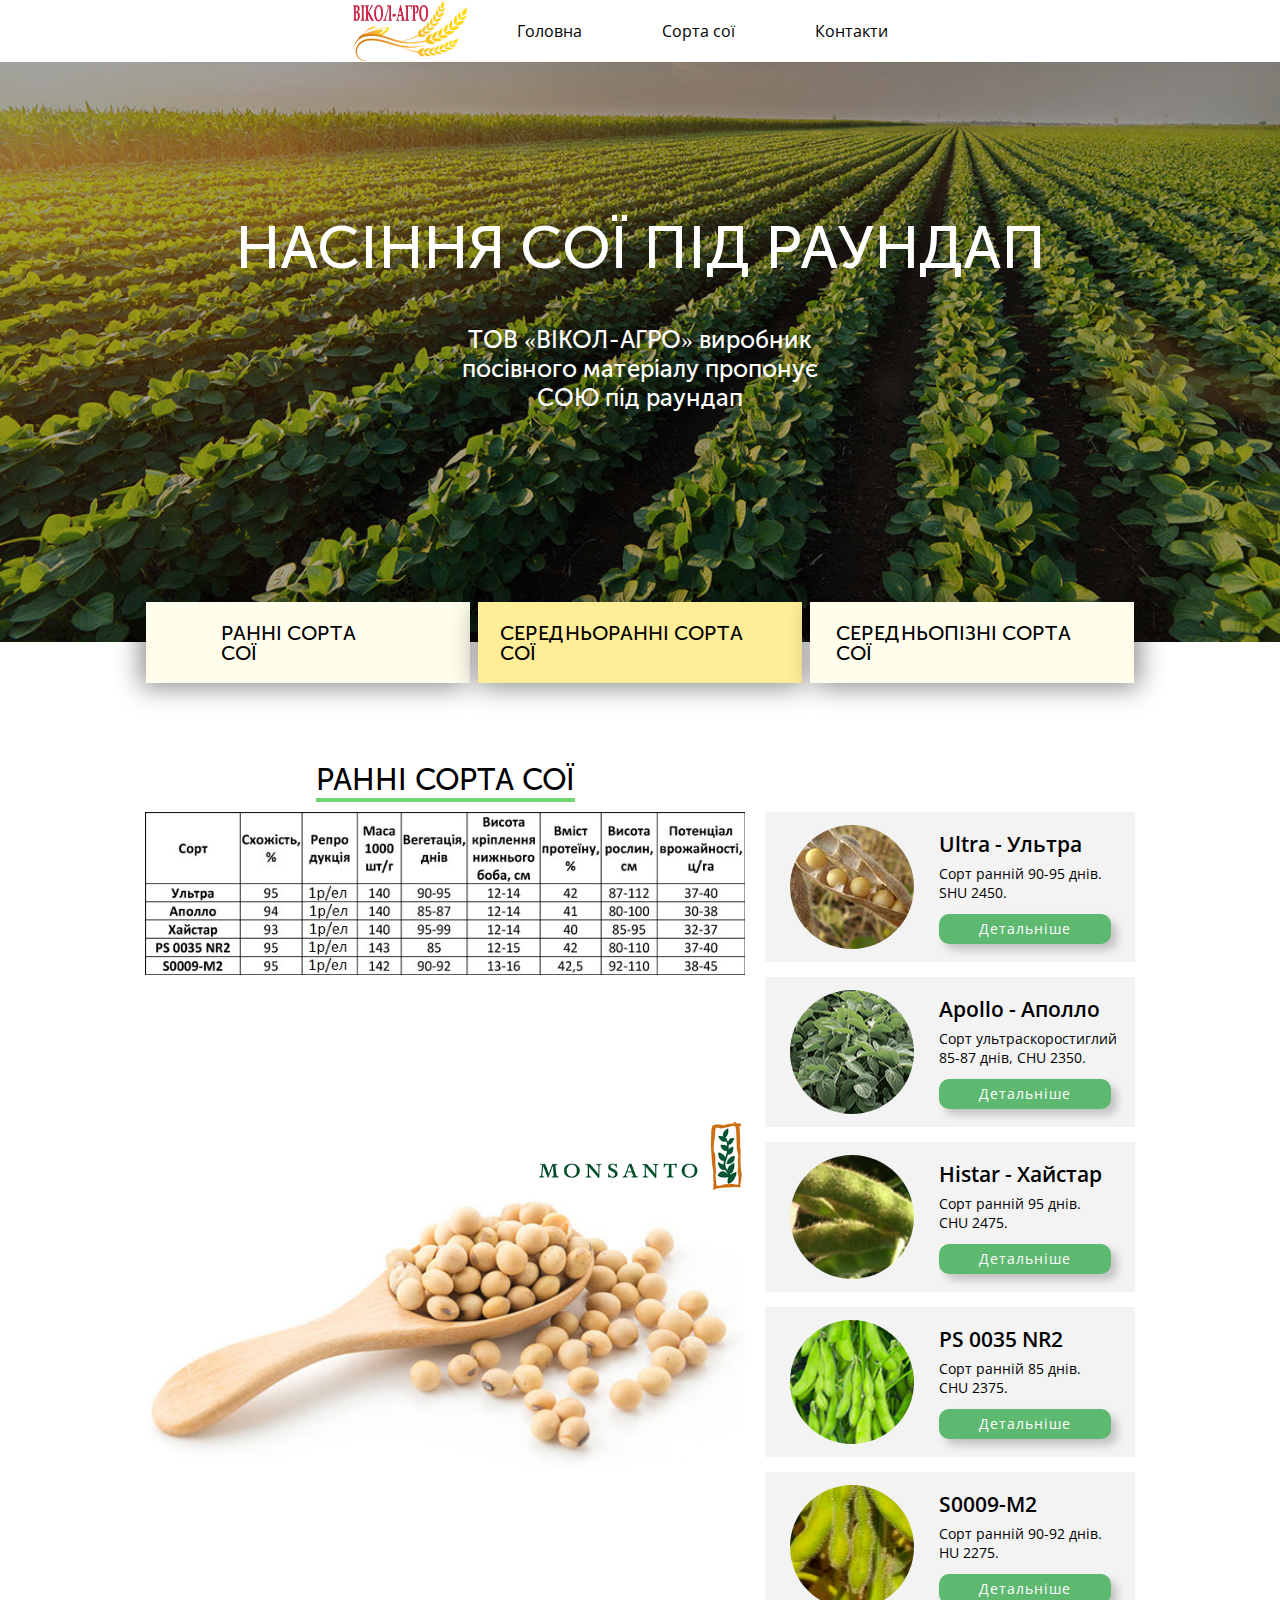
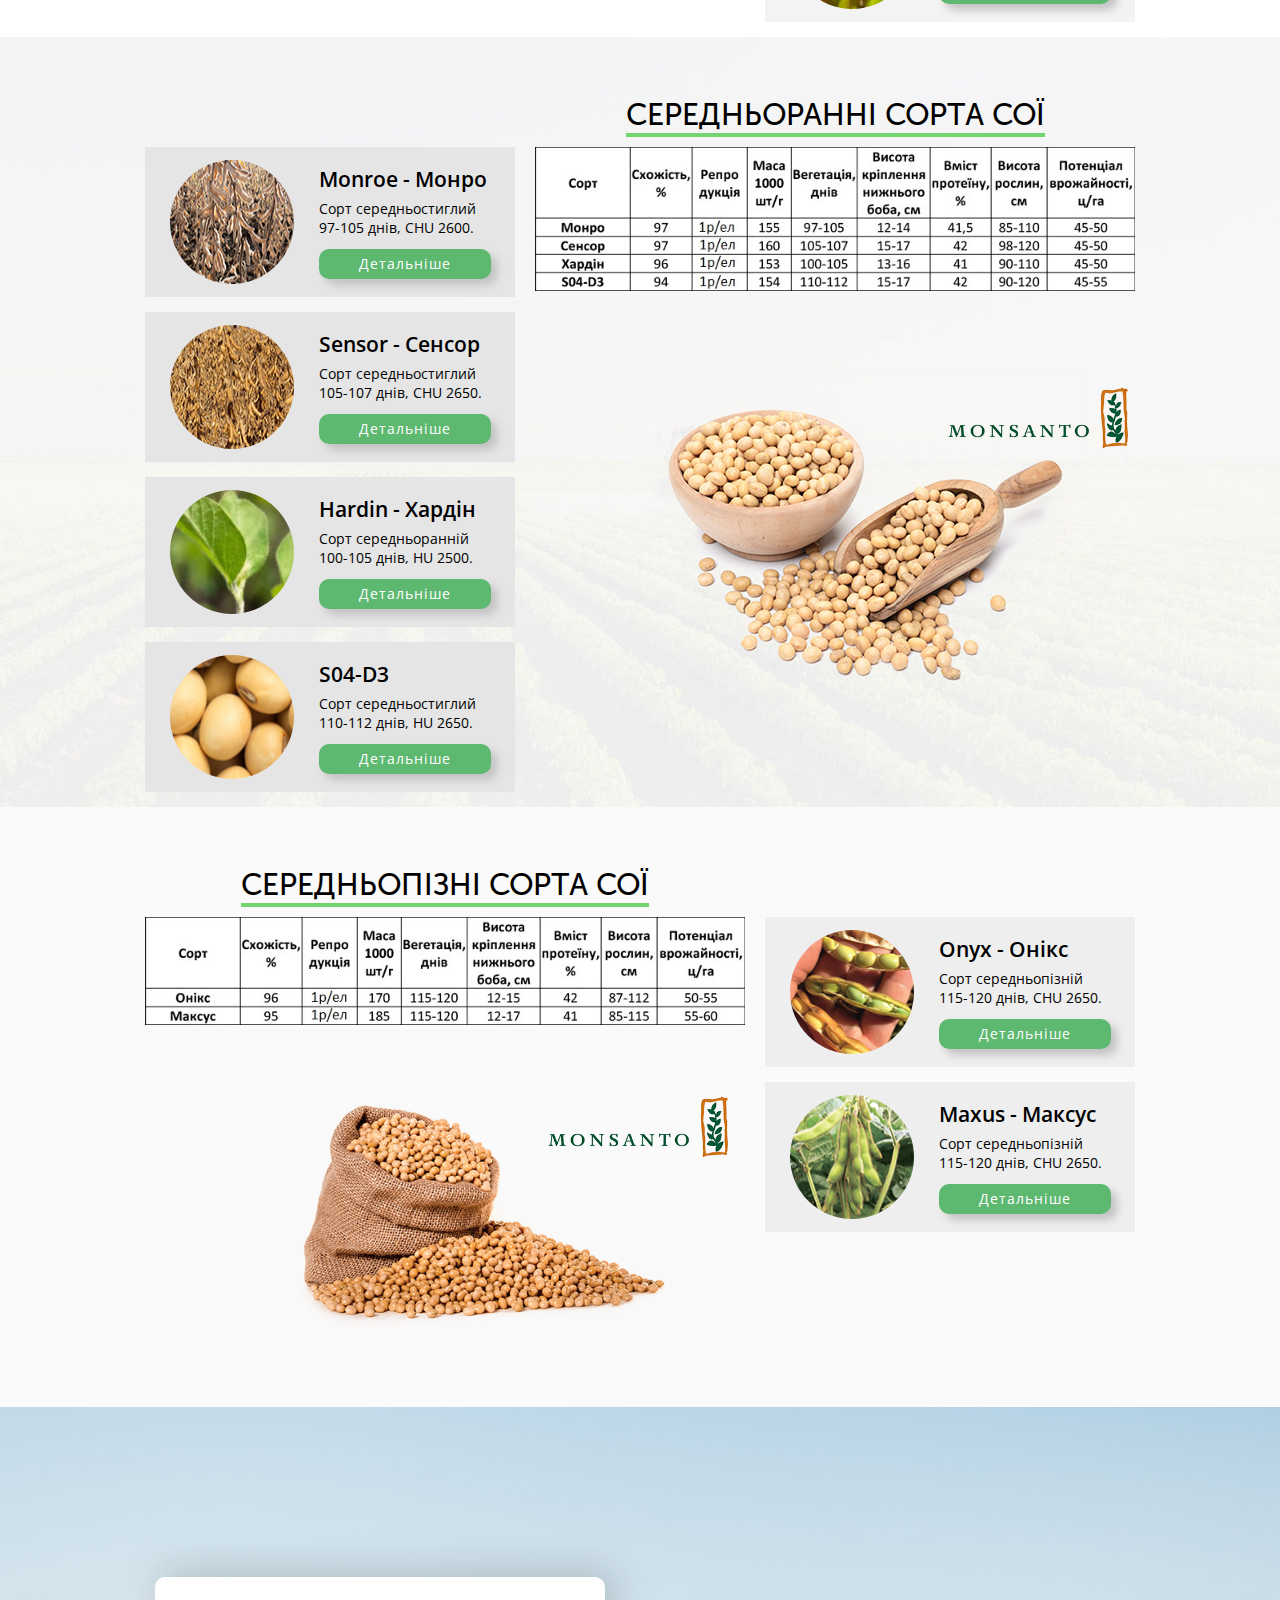
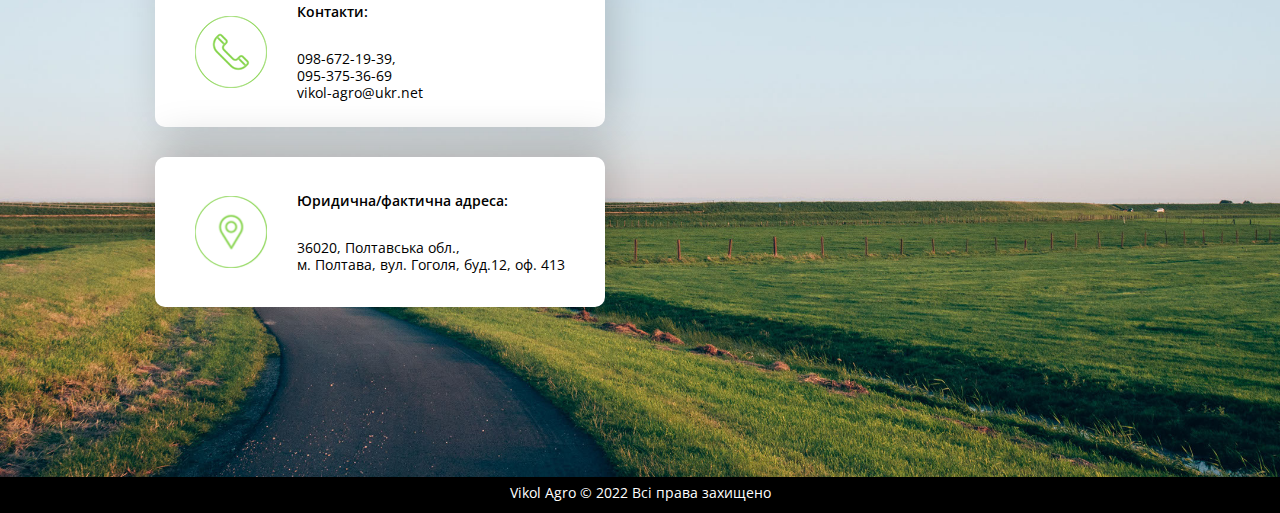
<file: Vikol-agro/maincontent.html>
<!DOCTYPE html>
<html lang="en">
	<head>
		<meta charset="UTF-8">
		<meta http-equiv="X-UA-Compatible" content="IE=edge">
		<meta name="viewport" content="width=device-width, initial-scale=1.0">
		<link rel="shortcut icon" href="img/Title-logo.ico">
		<title>Вікол Агро | Насіння сої під раундап</title>
		<link rel="stylesheet" href="maincss/style.css">
	</head>
	<body>
		<div class="top-menu">
			<img class="top-menu__logo" src="./img/Top-menu-logo.gif">
			<div class="top-menu__list">
				<li><a href="#header">Головна</a></li>
				<li><a href="#varieties">Сорта сої</a></li>
				<li><a href="#contacts">Контакти</a></li>
			</div>
		</div>
		<div id="header" class="header">
			<div class="header-opasity"></div>
			<div class="header-block">
				<div class="header-block__name">
					<p>НАСІННЯ СОЇ ПІД РАУНДАП</p>
				</div>
				<div class="header-block__info">
					<p>ТОВ «ВІКОЛ-АГРО»  виробник</p>
					<p>посівного матеріалу пропонує</p>
					<p>СОЮ під раундап</p>
				</div>			
			</div>
		</div>
		<div id="varieties" class="header-block__navigate">
			<div class="header-block__navigate_left">
				<a href="#early">РАННІ СОРТА СОЇ</a>		
			</div>
			<div class="header-block__navigate_center">
				<a href="#middle">СЕРЕДНЬОРАННІ СОРТА СОЇ</a>				
			</div>
			<div class="header-block__navigate_right">
				<a href="#late">СЕРЕДНЬОПІЗНІ СОРТА СОЇ</a>
			</div>
		</div>
		<div id="early" class="early-varieties">
			<div class="early-varieties__left-block">
				<div class="early-varieties__name">
					<p>РАННІ СОРТА СОЇ</p>
				</div>
				
				<img class="early-varieties__tabble" src="./img/tab11.jpg">
				
				<div class="early-varieties__image">
					<img class="early-varieties__image1" src="./img/Soya-1-1.png">
					<img class="early-varieties__image2" src="./img/image-logo.png">
				</div>
			</div>
			<div class="early-varieties__right-block">
				<div class="early-varieties__type">
					<div class="early-varieties__ultra-image"></div>
					<div class="early-varieties__main-info">
						<div class="early-varieties__name">
							<p>Ultra - Ультра</p>
						</div>
						<div class="early-varieties__info">
							<p>Сорт ранній 90-95 днів.</p>
							<p>SHU 2450.</p>
						</div>
						<a class="early-varieties__download-info" href="./pdf/ultra.pdf" target="_blank">Детальніше</a>
					</div>		
				</div>
				<div class="early-varieties__type">
					<div class="early-varieties__apollo-image"></div>
					<div class="early-varieties__main-info">
						<div class="early-varieties__name">
							<p>Apollo - Аполло</p>
						</div>
						<div class="early-varieties__info">
							<p>Сорт ультраскоростиглий</p>
							<p>85-87 днів, CHU 2350.</p>
						</div>
						<a class="early-varieties__download-info" href="./pdf/Apollo.pdf" target="_blank">Детальніше</a>
					</div>		
				</div>	
				<div class="early-varieties__type">
					<div class="early-varieties__histar-image"></div>
					<div class="early-varieties__main-info">
						<div class="early-varieties__name">
							<p>Histar - Хайстар</p>
						</div>
						<div class="early-varieties__info">
							<p>Сорт ранній 95 днів.</p>
							<p>CHU 2475.</p>
						</div>
						<a class="early-varieties__download-info" href="./pdf/histar.pdf" target="_blank">Детальніше</a>
					</div>		
				</div>		
				<div class="early-varieties__type">
					<div class="early-varieties__ps0035nr2-image"></div>
					<div class="early-varieties__main-info">
						<div class="early-varieties__name">
							<p>PS 0035 NR2</p>
						</div>
						<div class="early-varieties__info">
							<p>Сорт ранній 85 днів.</p>
							<p>CHU 2375.</p>
						</div>
						<a class="early-varieties__download-info" href="./pdf/nr2.pdf" target="_blank">Детальніше</a>
					</div>		
				</div>		
				<div class="early-varieties__type">
					<div class="early-varieties__s0009m2-image"></div>
					<div class="early-varieties__main-info">
						<div class="early-varieties__name">
							<p>S0009-M2</p>
						</div>
						<div class="early-varieties__info">
							<p>Сорт ранній 90-92 днів.</p>
							<p>HU 2275.</p>
						</div>
						<a class="early-varieties__download-info" href="./pdf/s0009-m2.pdf" target="_blank">Детальніше</a>
					</div>		
				</div>					
			</div>
		</div>
		<div id="middle" class="middle-early-varieties">
			<div class="middle-early-varieties__left-block">
				<div class="middle-early-varieties__type">
					<div class="middle-early-varieties__monroe-image"></div>
					<div class="middle-early-varieties__main-info">
						<div class="middle-early-varieties__name">
							<p>Monroe - Монро</p>
						</div>
						<div class="middle-early-varieties__info">
							<p>Сорт середньостиглий</p> 
							<p>97-105 днів, CHU 2600.</p>
						</div>
						<a class="middle-early-varieties__download-info" href="./pdf/monroe.pdf" target="_blank">Детальніше</a>
					</div>		
				</div>
				<div class="middle-early-varieties__type">
					<div class="middle-early-varieties__sensor-image"></div>
					<div class="middle-early-varieties__main-info">
						<div class="middle-early-varieties__name">
							<p>Sensor - Сенсор</p>
						</div>
						<div class="middle-early-varieties__info">
							<p>Сорт середньостиглий</p> 
							<p>105-107 днів, CHU 2650.</p>
						</div>
						<a class="middle-early-varieties__download-info" href="./pdf/sensor.pdf" target="_blank">Детальніше</a>
					</div>		
				</div>
				<div class="middle-early-varieties__type">
					<div class="middle-early-varieties__hardin-image"></div>
					<div class="middle-early-varieties__main-info">
						<div class="middle-early-varieties__name">
							<p>Hardin - Хардін</p>
						</div>
						<div class="middle-early-varieties__info">
							<p>Сорт середньоранній</p>
							<p>100-105 днів, HU 2500.</p>
						</div>
						<a class="middle-early-varieties__download-info" href="./pdf/hardin.pdf" target="_blank">Детальніше</a>
					</div>		
				</div>
				<div class="middle-early-varieties__type">
					<div class="middle-early-varieties__s04d3-image"></div>
					<div class="middle-early-varieties__main-info">
						<div class="middle-early-varieties__name">
							<p>S04-D3</p>
						</div>
						<div class="middle-early-varieties__info">
							<p>Сорт середньостиглий</p>
							<p>110-112 днів, HU 2650.</p>
						</div>
						<a class="middle-early-varieties__download-info" href="./pdf/rr2y.pdf" target="_blank">Детальніше</a>
					</div>		
				</div>	
			</div>
			<div class="middle-early-varieties__right-block">
				<div class="middle-early-varieties__name">
					<p>СЕРЕДНЬОРАННІ СОРТА СОЇ</p>
				</div>
				
				<img class="middle-early-varieties__tabble" src="./img/tab12.jpg">
				
				<div class="middle-early-varieties__image">
					<img class="middle-early-varieties__image1" src="./img/Soya-2-1.png">
					<img class="middle-early-varieties__image2" src="./img/image-logo.png">
				</div>
			</div>
		</div>
		<div id="late" class="middle-late-varieties">
			<div class="middle-late-varieties__left-block">
				<div class="middle-late-varieties__name">
					<p>СЕРЕДНЬОПІЗНІ СОРТА СОЇ</p>
				</div>
				
				<img class="middle-late-varieties__tabble" src="./img/tab13.jpg">
				
				<div class="middle-late-varieties__image">
					<img class="middle-late-varieties__image1" src="./img/Soya-3-1.png">
					<img class="middle-late-varieties__image2" src="./img/image-logo.png">
				</div>
			</div>
			<div class="middle-late-varieties__right-block">
				<div class="middle-late-varieties__type">
					<div class="middle-late-varieties__onyx-image"></div>
					<div class="middle-late-varieties__main-info">
						<div class="middle-late-varieties__name">
							<p>Onyx - Онікс</p>
						</div>
						<div class="middle-late-varieties__info">
							<p>Сорт середньопізній</p>
							<p>115-120 днів, CHU 2650.</p>
						</div>
						<a class="middle-late-varieties__download-info" href="./pdf/onix.pdf" target="_blank">Детальніше</a>
					</div>		
				</div>
				<div class="middle-late-varieties__type">
					<div class="middle-late-varieties__maxus-image"></div>
					<div class="middle-late-varieties__main-info">
						<div class="middle-late-varieties__name">
							<p>Maxus - Максус</p>
						</div>
						<div class="middle-late-varieties__info">
							<p>Сорт середньопізній</p>
							<p>115-120 днів, CHU 2650.</p>
						</div>
						<a class="middle-late-varieties__download-info"	href="./pdf/maxus.pdf" target="_blank">Детальніше</a>
					</div>		
				</div>				
			</div>
		</div>
		<div id="contacts" class="contacts">
			<div class="contacts__phone-adress">
				<div class="contacts__phone">
					<img class="contacts__phone-logo" src="./img/telephone.png">
					<div class="contacts__phone-info">
						<p class="contacts__phone-text">Контакти:</p>
						<p>098-672-19-39,</p>
						<p>095-375-36-69</p>
						<p>vikol-agro@ukr.net</p>				
					</div>		
				</div>
				<div class="contacts__adress">
					<img class="contacts__adress-logo" src="./img/placeholder.png">
					<div class="contacts__adress-info">
						<p class="contacts__adress-text">Юридична/фактична адреса:</p>
						<p>36020, Полтавська обл.,</p>
						<p>м. Полтава, вул. Гоголя, буд.12, оф. 413</p>
					</div>
				</div>
			</div>
			<div class="contacts__map">
				<iframe src="https://www.google.com/maps/embed?pb=!1m18!1m12!1m3!1d2586.561631092722!2d34.55633631534998!3d49.587157457070575!2m3!1f0!2f0!3f0!3m2!1i1024!2i768!4f13.1!3m3!1m2!1s0x40d825f55fb54249%3A0x4ddc5876165bfcd6!2z0YPQuy4g0JPQvtCz0L7Qu9GPLCAxMiwg0J_QvtC70YLQsNCy0LAsINCf0L7Qu9GC0LDQstGB0LrQsNGPINC-0LHQu9Cw0YHRgtGMLCAzNjAwMA!5e0!3m2!1sru!2sua!4v1640940412053!5m2!1sru!2sua" width="100%" height="100%" style="border:0;" allowfullscreen="" loading="lazy"></iframe>
			</div>
		</div>
		<div class="copyright-protection">
			<p>Vikol Agro © 2022 Всі права захищено</p>
		</div>	
	</body>
</html>
</file>
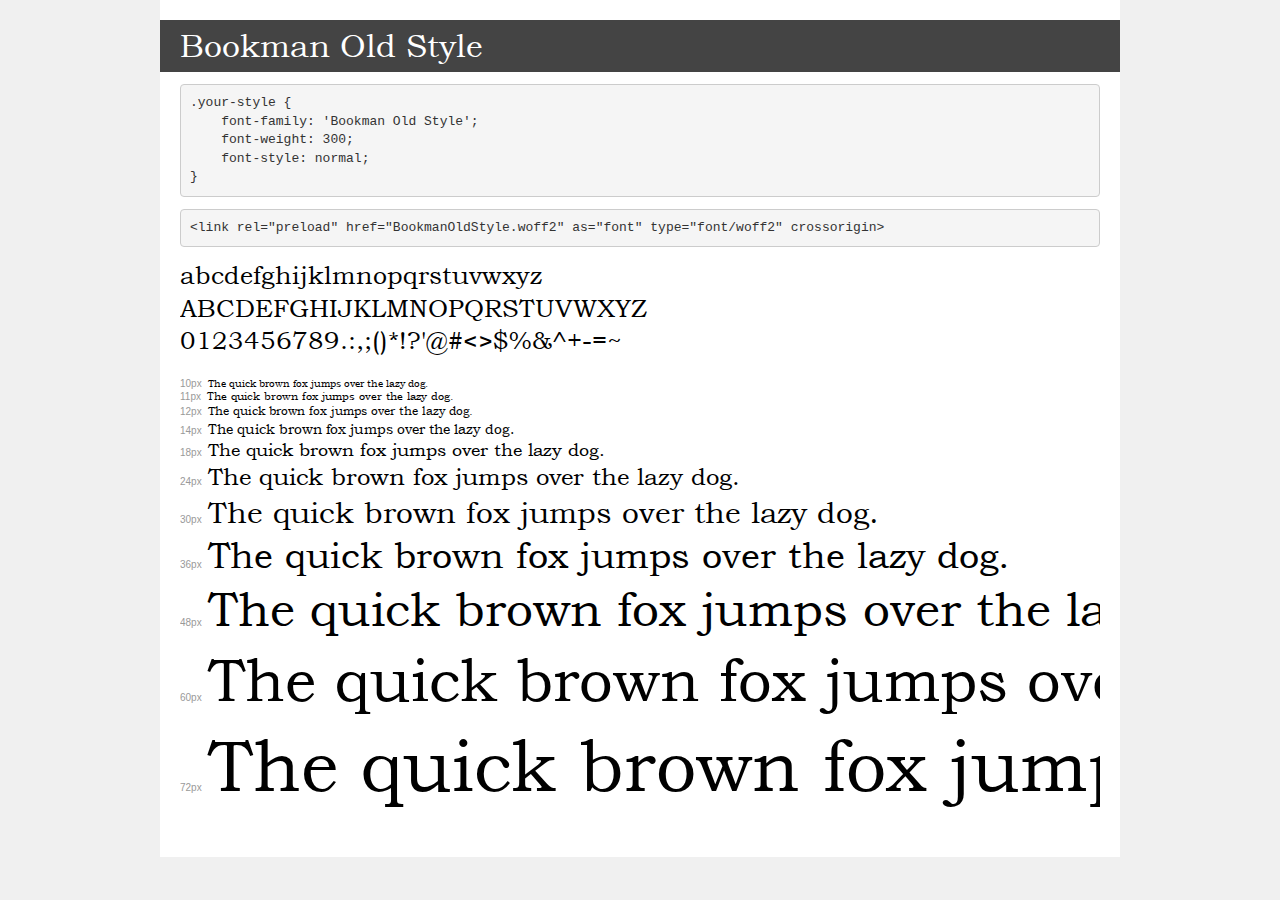
<file: Vikol-agro/fonts/bookmanoldstyle/demo.html>
<!DOCTYPE html>
<html lang="en">
<head>
    <meta charset="utf-8">
    <meta http-equiv="X-UA-Compatible" content="IE=edge">
    <meta name="viewport" content="width=device-width, initial-scale=1">
    <meta name="robots" content="noindex, noarchive">
    <meta name="format-detection" content="telephone=no">
    <title>Transfonter demo</title>
    <link href="stylesheet.css" rel="stylesheet">
    <style>
        /*
        http://meyerweb.com/eric/tools/css/reset/
        v2.0 | 20110126
        License: none (public domain)
        */
        html, body, div, span, applet, object, iframe,
        h1, h2, h3, h4, h5, h6, p, blockquote, pre,
        a, abbr, acronym, address, big, cite, code,
        del, dfn, em, img, ins, kbd, q, s, samp,
        small, strike, strong, sub, sup, tt, var,
        b, u, i, center,
        dl, dt, dd, ol, ul, li,
        fieldset, form, label, legend,
        table, caption, tbody, tfoot, thead, tr, th, td,
        article, aside, canvas, details, embed,
        figure, figcaption, footer, header, hgroup,
        menu, nav, output, ruby, section, summary,
        time, mark, audio, video {
            margin: 0;
            padding: 0;
            border: 0;
            font-size: 100%;
            font: inherit;
            vertical-align: baseline;
        }
        /* HTML5 display-role reset for older browsers */
        article, aside, details, figcaption, figure,
        footer, header, hgroup, menu, nav, section {
            display: block;
        }
        body {
            line-height: 1;
        }
        ol, ul {
            list-style: none;
        }
        blockquote, q {
            quotes: none;
        }
        blockquote:before, blockquote:after,
        q:before, q:after {
            content: '';
            content: none;
        }
        table {
            border-collapse: collapse;
            border-spacing: 0;
        }
        /* demo styles */
        body {
            background: #f0f0f0;
            color: #000;
        }
        .page {
            background: #fff;
            width: 920px;
            margin: 0 auto;
            padding: 20px 20px 0 20px;
            overflow: hidden;
        }
        .font-container {
            overflow-x: auto;
            overflow-y: hidden;
            margin-bottom: 40px;
            line-height: 1.3;
            white-space: nowrap;
            padding-bottom: 5px;
        }
        h1 {
            position: relative;
            background: #444;
            font-size: 32px;
            color: #fff;
            padding: 10px 20px;
            margin: 0 -20px 12px -20px;
        }
        .letters {
            font-size: 25px;
            margin-bottom: 20px;
        }
        .s10:before {
            content: '10px';
        }
        .s11:before {
            content: '11px';
        }
        .s12:before {
            content: '12px';
        }
        .s14:before {
            content: '14px';
        }
        .s18:before {
            content: '18px';
        }
        .s24:before {
            content: '24px';
        }
        .s30:before {
            content: '30px';
        }
        .s36:before {
            content: '36px';
        }
        .s48:before {
            content: '48px';
        }
        .s60:before {
            content: '60px';
        }
        .s72:before {
            content: '72px';
        }
        .s10:before, .s11:before, .s12:before, .s14:before,
        .s18:before, .s24:before, .s30:before, .s36:before,
        .s48:before, .s60:before, .s72:before {
            font-family: Arial, sans-serif;
            font-size: 10px;
            font-weight: normal;
            font-style: normal;
            color: #999;
            padding-right: 6px;
        }
        pre {
            display: block;
            padding: 9px;
            margin: 0 0 12px;
            font-family: Monaco, Menlo, Consolas, "Courier New", monospace;
            font-size: 13px;
            line-height: 1.428571429;
            color: #333;
            font-weight: normal;
            font-style: normal;
            background-color: #f5f5f5;
            border: 1px solid #ccc;
            overflow-x: auto;
            border-radius: 4px;
        }
        /* responsive */
        @media (max-width: 959px) {
            .page {
                width: auto;
                margin: 0;
            }
        }
    </style>
</head>
<body>
<div class="page">
    <div class="demo">
        <h1 style="font-family: 'Bookman Old Style'; font-weight: 300; font-style: normal;">Bookman Old Style</h1>
        <pre title="Usage">.your-style {
    font-family: 'Bookman Old Style';
    font-weight: 300;
    font-style: normal;
}</pre>
        <pre title="Preload (optional)">
&lt;link rel=&quot;preload&quot; href=&quot;BookmanOldStyle.woff2&quot; as=&quot;font&quot; type=&quot;font/woff2&quot; crossorigin&gt;</pre>
        <div class="font-container" style="font-family: 'Bookman Old Style'; font-weight: 300; font-style: normal;">
            <p class="letters">
                abcdefghijklmnopqrstuvwxyz<br>
ABCDEFGHIJKLMNOPQRSTUVWXYZ<br>
                0123456789.:,;()*!?'@#&lt;&gt;$%&^+-=~
            </p>
            <p class="s10" style="font-size: 10px;">The quick brown fox jumps over the lazy dog.</p>
            <p class="s11" style="font-size: 11px;">The quick brown fox jumps over the lazy dog.</p>
            <p class="s12" style="font-size: 12px;">The quick brown fox jumps over the lazy dog.</p>
            <p class="s14" style="font-size: 14px;">The quick brown fox jumps over the lazy dog.</p>
            <p class="s18" style="font-size: 18px;">The quick brown fox jumps over the lazy dog.</p>
            <p class="s24" style="font-size: 24px;">The quick brown fox jumps over the lazy dog.</p>
            <p class="s30" style="font-size: 30px;">The quick brown fox jumps over the lazy dog.</p>
            <p class="s36" style="font-size: 36px;">The quick brown fox jumps over the lazy dog.</p>
            <p class="s48" style="font-size: 48px;">The quick brown fox jumps over the lazy dog.</p>
            <p class="s60" style="font-size: 60px;">The quick brown fox jumps over the lazy dog.</p>
            <p class="s72" style="font-size: 72px;">The quick brown fox jumps over the lazy dog.</p>
        </div>
    </div>

</div>
</body>
</html>
</file>
<file: Vikol-agro/maincss/style.css>
@font-face {
  font-family: 'OpenSans-Regular';
  src: url("../fonts/open-sans-regylar-400/OpenSans-Regular.eot");
  src: url("../fonts/open-sans-regylar-400/OpenSans-Regular.eot?#iefix") format("embedded-opentype"), url("../fonts/open-sans-regylar-400/OpenSans-Regular.svg#OpenSans-Regular") format("svg"), url("../fonts/open-sans-regylar-400/OpenSans-Regular.ttf") format("truetype"), url("../fonts/open-sans-regylar-400/OpenSans-Regular.woff") format("woff"), url("../fonts/open-sans-regylar-400/OpenSans-Regular.woff2") format("woff2");
  font-weight: normal;
  font-style: normal;
}

@font-face {
  font-family: 'OpenSans-SemiBold';
  src: url("../fonts/open-sans-semy-bold-600/OpenSans-SemiBold.eot");
  src: url("../fonts/open-sans-semy-bold-600/OpenSans-SemiBold.eot?#iefix") format("embedded-opentype"), url("../fonts/open-sans-semy-bold-600/OpenSans-SemiBold.svg#OpenSans-SemiBold") format("svg"), url("../fonts/open-sans-semy-bold-600/OpenSans-SemiBold.ttf") format("truetype"), url("../fonts/open-sans-semy-bold-600/OpenSans-SemiBold.woff") format("woff"), url("../fonts/open-sans-semy-bold-600/OpenSans-SemiBold.woff2") format("woff2");
  font-weight: normal;
  font-style: normal;
}

@font-face {
  font-family: 'Museo Sans Cyrl 500';
  src: url("../fonts/Museo-Sans-Cyrl-500/MuseoSansCyrl-500.eot");
  src: url("../fonts/Museo-Sans-Cyrl-500/MuseoSansCyrl-500.eot?#iefix") format("embedded-opentype"), url("../fonts/Museo-Sans-Cyrl-500/MuseoSansCyrl-500.woff2") format("woff2"), url("../fonts/Museo-Sans-Cyrl-500/MuseoSansCyrl-500.woff") format("woff"), url("../fonts/Museo-Sans-Cyrl-500/MuseoSansCyrl-500.ttf") format("truetype"), url("../fonts/Museo-Sans-Cyrl-500/MuseoSansCyrl-500.svg#MuseoSansCyrl-500") format("svg");
  font-weight: normal;
  font-style: normal;
  font-display: swap;
}

* {
  margin: 0;
  padding: 0;
}

html {
  scroll-behavior: smooth;
}

li {
  list-style-type: none;
}

a {
  text-decoration: none;
}

.top-menu {
  display: -webkit-box;
  display: -webkit-flex;
  display: -ms-flexbox;
  display: flex;
  font-family: 'OpenSans-Regular';
  font-size: 16px;
  line-height: 19px;
  -webkit-box-pack: center;
  -webkit-justify-content: center;
      -ms-flex-pack: center;
          justify-content: center;
  -webkit-box-align: center;
  -webkit-align-items: center;
      -ms-flex-align: center;
          align-items: center;
  height: 78px;
}

.top-menu__logo {
  width: 125px;
  margin-right: 10px;
}

.top-menu__list {
  display: -webkit-box;
  display: -webkit-flex;
  display: -ms-flexbox;
  display: flex;
}

.top-menu__list li a {
  color: black;
  padding: 25px 40px;
}

.top-menu__list li a:hover {
  color: #f1e860;
}

.header {
  position: relative;
  display: -webkit-box;
  display: -webkit-flex;
  display: -ms-flexbox;
  display: flex;
  -webkit-box-pack: center;
  -webkit-justify-content: center;
      -ms-flex-pack: center;
          justify-content: center;
  height: 580px;
  width: 100%;
  background-image: url(../img/contacts-u762-fr.jpg);
  background-repeat: no-repeat;
  -webkit-background-size: cover;
          background-size: cover;
  background-position: bottom;
}

.header-opasity {
  height: 580px;
  width: 100%;
  background-color: #000000;
  opacity: 0.32;
}

.header-block {
  position: absolute;
}

.header-block__name {
  font-family: 'Museo Sans Cyrl 500';
  font-size: 60px;
  line-height: 72px;
  text-align: center;
  color: #FFFFFF;
  margin-top: 150px;
  margin-bottom: 42px;
}

.header-block__info {
  font-family: 'Museo Sans Cyrl 500';
  font-size: 24px;
  line-height: 29px;
  text-align: center;
  color: #FFFFFF;
}

.header-block__navigate {
  height: 140px;
  -webkit-box-align: end;
  -webkit-align-items: flex-end;
      -ms-flex-align: end;
          align-items: flex-end;
  width: 100%;
  position: absolute;
  top: 560px;
  display: -webkit-box;
  display: -webkit-flex;
  display: -ms-flexbox;
  display: flex;
  -webkit-box-pack: center;
  -webkit-justify-content: center;
      -ms-flex-pack: center;
          justify-content: center;
  overflow-wrap: break-word;
}

.header-block__navigate_left {
  display: -webkit-box;
  display: -webkit-flex;
  display: -ms-flexbox;
  display: flex;
  -webkit-box-pack: center;
  -webkit-justify-content: center;
      -ms-flex-pack: center;
          justify-content: center;
  -webkit-box-align: center;
  -webkit-align-items: center;
      -ms-flex-align: center;
          align-items: center;
  width: 324px;
  height: 81px;
  background-color: #FFFDEC;
  font-family: 'Museo Sans Cyrl 500';
  font-size: 20px;
  line-height: 20px;
  -webkit-box-shadow: -5px 4px 27px #00000075;
          box-shadow: -5px 4px 27px #00000075;
  -webkit-transition: 0.5s;
  -o-transition: 0.5s;
  transition: 0.5s;
}

.header-block__navigate_left:hover {
  background-color: black;
}

.header-block__navigate_left a {
  color: black;
  padding: 31px 75px;
}

.header-block__navigate_left a:hover {
  color: white;
}

.header-block__navigate_center {
  display: -webkit-box;
  display: -webkit-flex;
  display: -ms-flexbox;
  display: flex;
  -webkit-box-pack: center;
  -webkit-justify-content: center;
      -ms-flex-pack: center;
          justify-content: center;
  -webkit-box-align: center;
  -webkit-align-items: center;
      -ms-flex-align: center;
          align-items: center;
  width: 324px;
  height: 81px;
  background-color: #FFED98;
  font-family: 'Museo Sans Cyrl 500';
  font-size: 20px;
  line-height: 20px;
  color: black;
  margin-right: 8px;
  margin-left: 8px;
  -webkit-box-shadow: 0px 4px 27px #00000075;
          box-shadow: 0px 4px 27px #00000075;
  -webkit-transition: 0.5s;
  -o-transition: 0.5s;
  transition: 0.5s;
}

.header-block__navigate_center:hover {
  background: black;
}

.header-block__navigate_center a {
  color: black;
  padding: 31px 22px;
}

.header-block__navigate_center a:hover {
  color: white;
}

.header-block__navigate_right {
  display: -webkit-box;
  display: -webkit-flex;
  display: -ms-flexbox;
  display: flex;
  -webkit-box-pack: center;
  -webkit-justify-content: center;
      -ms-flex-pack: center;
          justify-content: center;
  -webkit-box-align: center;
  -webkit-align-items: center;
      -ms-flex-align: center;
          align-items: center;
  width: 324px;
  height: 81px;
  background-color: #FFFDEC;
  font-family: 'Museo Sans Cyrl 500';
  font-size: 20px;
  line-height: 20px;
  color: black;
  -webkit-box-shadow: 5px 4px 27px #00000075;
          box-shadow: 5px 4px 27px #00000075;
  -webkit-transition: 0.5s;
  -o-transition: 0.5s;
  transition: 0.5s;
}

.header-block__navigate_right:hover {
  background: black;
}

.header-block__navigate_right a {
  color: black;
  padding: 31px 26px;
}

.header-block__navigate_right a:hover {
  color: white;
}

.early-varieties {
  display: -webkit-box;
  display: -webkit-flex;
  display: -ms-flexbox;
  display: flex;
  -webkit-box-pack: center;
  -webkit-justify-content: center;
      -ms-flex-pack: center;
          justify-content: center;
  margin-top: 60px;
}

.early-varieties__left-block {
  margin-top: 60px;
}

.early-varieties__left-block .early-varieties__name {
  display: -webkit-box;
  display: -webkit-flex;
  display: -ms-flexbox;
  display: flex;
  -webkit-box-pack: center;
  -webkit-justify-content: center;
      -ms-flex-pack: center;
          justify-content: center;
  font-family: 'Museo Sans Cyrl 500';
  font-size: 30px;
  line-height: 36px;
  margin-bottom: 10px;
}

.early-varieties__left-block .early-varieties__name p {
  border-bottom: 4px solid #71D66F;
}

.early-varieties__left-block .early-varieties__tabble {
  width: 750px;
}

.early-varieties__left-block .early-varieties__image {
  position: relative;
}

.early-varieties__left-block .early-varieties__image .early-varieties__image1 {
  position: absolute;
  width: 100%;
  top: 280px;
}

.early-varieties__left-block .early-varieties__image .early-varieties__image2 {
  position: absolute;
  width: 35%;
  top: 180px;
  left: 455px;
}

.early-varieties__right-block {
  margin-top: 110px;
  margin-left: 20px;
}

.early-varieties__right-block .early-varieties__type {
  display: -webkit-box;
  display: -webkit-flex;
  display: -ms-flexbox;
  display: flex;
  -webkit-box-pack: start;
  -webkit-justify-content: flex-start;
      -ms-flex-pack: start;
          justify-content: flex-start;
  width: 484px;
  height: 168px;
  background-color: #f3f3f3;
  margin-bottom: 20px;
}

.early-varieties__right-block .early-varieties__type .early-varieties__ultra-image {
  width: 140px;
  height: 140px;
  -webkit-border-radius: 70px;
          border-radius: 70px;
  background-image: url(../img/Ultra.png);
  background-repeat: no-repeat;
  background-position: center;
  margin: 12px 25px;
}

.early-varieties__right-block .early-varieties__type .early-varieties__apollo-image {
  width: 140px;
  height: 140px;
  -webkit-border-radius: 70px;
          border-radius: 70px;
  background-image: url(../img/Apollo.png);
  background-repeat: no-repeat;
  background-position: center;
  margin: 12px 25px;
}

.early-varieties__right-block .early-varieties__type .early-varieties__histar-image {
  width: 140px;
  height: 140px;
  -webkit-border-radius: 70px;
          border-radius: 70px;
  background-image: url(../img/Histar.png);
  background-repeat: no-repeat;
  background-position: center;
  margin: 12px 25px;
}

.early-varieties__right-block .early-varieties__type .early-varieties__ps0035nr2-image {
  width: 140px;
  height: 140px;
  -webkit-border-radius: 70px;
          border-radius: 70px;
  background-image: url(../img/PS0035NR2.png);
  background-repeat: no-repeat;
  background-position: center;
  margin: 12px 25px;
}

.early-varieties__right-block .early-varieties__type .early-varieties__s0009m2-image {
  width: 140px;
  height: 140px;
  -webkit-border-radius: 70px;
          border-radius: 70px;
  background-image: url(../img/S0009-M2.png);
  background-repeat: no-repeat;
  background-position: center;
  margin: 12px 25px;
}

.early-varieties__right-block .early-varieties__type .early-varieties__main-info .early-varieties__name {
  font-family: 'OpenSans-SemiBold';
  font-size: 21px;
  line-height: 25px;
  margin-top: 25px;
  margin-bottom: 15px;
}

.early-varieties__right-block .early-varieties__type .early-varieties__main-info .early-varieties__info {
  font-family: 'OpenSans-Regular';
  font-size: 14px;
  margin-bottom: 14px;
}

.early-varieties__right-block .early-varieties__type .early-varieties__main-info .early-varieties__download-info {
  display: -webkit-box;
  display: -webkit-flex;
  display: -ms-flexbox;
  display: flex;
  -webkit-box-pack: center;
  -webkit-justify-content: center;
      -ms-flex-pack: center;
          justify-content: center;
  -webkit-box-align: center;
  -webkit-align-items: center;
      -ms-flex-align: center;
          align-items: center;
  color: #FFFFFF;
  font-family: 'OpenSans-Regular';
  font-size: 14px;
  letter-spacing: 1px;
  width: 172px;
  height: 28px;
  -webkit-border-radius: 10px;
          border-radius: 10px;
  background-color: #5DB870;
  text-decoration: none;
  -webkit-box-shadow: 6px 6px 8px #c2c2c2;
          box-shadow: 6px 6px 8px #c2c2c2;
  padding-bottom: 2px;
  -webkit-transition: 0.5s;
  -o-transition: 0.5s;
  transition: 0.5s;
}

.early-varieties__right-block .early-varieties__type .early-varieties__main-info .early-varieties__download-info:hover {
  background-color: black;
}

.middle-early-varieties {
  display: -webkit-box;
  display: -webkit-flex;
  display: -ms-flexbox;
  display: flex;
  -webkit-box-pack: center;
  -webkit-justify-content: center;
      -ms-flex-pack: center;
          justify-content: center;
  background-image: url(../img/fon.jpg);
}

.middle-early-varieties__left-block {
  margin-top: 110px;
  margin-right: 20px;
}

.middle-early-varieties__left-block .middle-early-varieties__type {
  display: -webkit-box;
  display: -webkit-flex;
  display: -ms-flexbox;
  display: flex;
  -webkit-box-pack: start;
  -webkit-justify-content: flex-start;
      -ms-flex-pack: start;
          justify-content: flex-start;
  width: 484px;
  height: 168px;
  background-color: #e5e5e5;
  margin-bottom: 20px;
}

.middle-early-varieties__left-block .middle-early-varieties__type .middle-early-varieties__monroe-image {
  width: 140px;
  height: 140px;
  -webkit-border-radius: 70px;
          border-radius: 70px;
  background-image: url(../img/Monroe.png);
  background-repeat: no-repeat;
  background-position: center;
  margin: 12px 25px;
}

.middle-early-varieties__left-block .middle-early-varieties__type .middle-early-varieties__sensor-image {
  width: 140px;
  height: 140px;
  -webkit-border-radius: 70px;
          border-radius: 70px;
  background-image: url(../img/Sensor.png);
  background-repeat: no-repeat;
  background-position: center;
  margin: 12px 25px;
}

.middle-early-varieties__left-block .middle-early-varieties__type .middle-early-varieties__hardin-image {
  width: 140px;
  height: 140px;
  -webkit-border-radius: 70px;
          border-radius: 70px;
  background-image: url(../img/Hardin.png);
  background-repeat: no-repeat;
  background-position: center;
  -webkit-background-size: cover;
          background-size: cover;
  margin: 12px 25px;
}

.middle-early-varieties__left-block .middle-early-varieties__type .middle-early-varieties__s04d3-image {
  width: 140px;
  height: 140px;
  -webkit-border-radius: 70px;
          border-radius: 70px;
  background-image: url(../img/RR2YS04-D3.png);
  background-repeat: no-repeat;
  background-position: center;
  margin: 12px 25px;
}

.middle-early-varieties__left-block .middle-early-varieties__type .middle-early-varieties__main-info .middle-early-varieties__name {
  font-family: 'OpenSans-SemiBold';
  font-size: 21px;
  line-height: 25px;
  margin-top: 25px;
  margin-bottom: 15px;
}

.middle-early-varieties__left-block .middle-early-varieties__type .middle-early-varieties__main-info .middle-early-varieties__info {
  font-family: 'OpenSans-Regular';
  font-size: 14px;
  margin-bottom: 14px;
}

.middle-early-varieties__left-block .middle-early-varieties__type .middle-early-varieties__main-info .middle-early-varieties__download-info {
  display: -webkit-box;
  display: -webkit-flex;
  display: -ms-flexbox;
  display: flex;
  -webkit-box-pack: center;
  -webkit-justify-content: center;
      -ms-flex-pack: center;
          justify-content: center;
  -webkit-box-align: center;
  -webkit-align-items: center;
      -ms-flex-align: center;
          align-items: center;
  color: #FFFFFF;
  font-family: 'OpenSans-Regular';
  font-size: 14px;
  letter-spacing: 1px;
  width: 172px;
  height: 28px;
  -webkit-border-radius: 10px;
          border-radius: 10px;
  background-color: #5DB870;
  text-decoration: none;
  -webkit-box-shadow: 6px 6px 8px #c2c2c2;
          box-shadow: 6px 6px 8px #c2c2c2;
  padding-bottom: 2px;
  -webkit-transition: 0.5s;
  -o-transition: 0.5s;
  transition: 0.5s;
}

.middle-early-varieties__left-block .middle-early-varieties__type .middle-early-varieties__main-info .middle-early-varieties__download-info:hover {
  background-color: #000000;
}

.middle-early-varieties__right-block {
  margin-top: 60px;
}

.middle-early-varieties__right-block .middle-early-varieties__name {
  display: -webkit-box;
  display: -webkit-flex;
  display: -ms-flexbox;
  display: flex;
  -webkit-box-pack: center;
  -webkit-justify-content: center;
      -ms-flex-pack: center;
          justify-content: center;
  font-family: 'Museo Sans Cyrl 500';
  font-size: 30px;
  line-height: 36px;
  margin-bottom: 10px;
}

.middle-early-varieties__right-block .middle-early-varieties__name p {
  border-bottom: 4px solid #71D66F;
}

.middle-early-varieties__right-block .middle-early-varieties__image {
  position: relative;
}

.middle-early-varieties__right-block .middle-early-varieties__image .middle-early-varieties__image1 {
  position: absolute;
  width: 80%;
  top: 80px;
  left: 90px;
}

.middle-early-varieties__right-block .middle-early-varieties__image .middle-early-varieties__image2 {
  position: absolute;
  width: 31%;
  top: 90px;
  left: 520px;
}

.middle-late-varieties {
  height: 700px;
  display: -webkit-box;
  display: -webkit-flex;
  display: -ms-flexbox;
  display: flex;
  -webkit-box-pack: center;
  -webkit-justify-content: center;
      -ms-flex-pack: center;
          justify-content: center;
  background-color: #fafafa;
}

.middle-late-varieties__left-block {
  margin-top: 60px;
}

.middle-late-varieties__left-block .middle-late-varieties__name {
  display: -webkit-box;
  display: -webkit-flex;
  display: -ms-flexbox;
  display: flex;
  -webkit-box-pack: center;
  -webkit-justify-content: center;
      -ms-flex-pack: center;
          justify-content: center;
  font-family: 'Museo Sans Cyrl 500';
  font-size: 30px;
  line-height: 36px;
  margin-bottom: 10px;
}

.middle-late-varieties__left-block .middle-late-varieties__name p {
  border-bottom: 4px solid #71D66F;
}

.middle-late-varieties__left-block .middle-late-varieties__image {
  position: relative;
}

.middle-late-varieties__left-block .middle-late-varieties__image .middle-late-varieties__image1 {
  position: absolute;
  width: 75%;
  left: 97px;
}

.middle-late-varieties__left-block .middle-late-varieties__image .middle-late-varieties__image2 {
  position: absolute;
  width: 31%;
  top: 75px;
  left: 512px;
}

.middle-late-varieties__right-block {
  margin-top: 110px;
  margin-left: 20px;
}

.middle-late-varieties__right-block .middle-late-varieties__type {
  display: -webkit-box;
  display: -webkit-flex;
  display: -ms-flexbox;
  display: flex;
  -webkit-box-pack: start;
  -webkit-justify-content: flex-start;
      -ms-flex-pack: start;
          justify-content: flex-start;
  width: 484px;
  height: 168px;
  background-color: #eeeeee;
  margin-bottom: 20px;
}

.middle-late-varieties__right-block .middle-late-varieties__type .middle-late-varieties__onyx-image {
  width: 140px;
  height: 140px;
  -webkit-border-radius: 70px;
          border-radius: 70px;
  background-image: url(../img/Onyx.png);
  background-repeat: no-repeat;
  background-position: center;
  margin: 12px 25px;
}

.middle-late-varieties__right-block .middle-late-varieties__type .middle-late-varieties__maxus-image {
  width: 140px;
  height: 140px;
  -webkit-border-radius: 70px;
          border-radius: 70px;
  background-image: url(../img/Maxus.png);
  background-repeat: no-repeat;
  background-position: center;
  margin: 12px 25px;
}

.middle-late-varieties__right-block .middle-late-varieties__type .middle-late-varieties__main-info .middle-late-varieties__name {
  font-family: 'OpenSans-SemiBold';
  font-size: 21px;
  line-height: 25px;
  margin-top: 25px;
  margin-bottom: 15px;
}

.middle-late-varieties__right-block .middle-late-varieties__type .middle-late-varieties__main-info .middle-late-varieties__info {
  font-family: 'OpenSans-Regular';
  font-size: 14px;
  margin-bottom: 14px;
}

.middle-late-varieties__right-block .middle-late-varieties__type .middle-late-varieties__main-info .middle-late-varieties__download-info {
  display: -webkit-box;
  display: -webkit-flex;
  display: -ms-flexbox;
  display: flex;
  -webkit-box-pack: center;
  -webkit-justify-content: center;
      -ms-flex-pack: center;
          justify-content: center;
  -webkit-box-align: center;
  -webkit-align-items: center;
      -ms-flex-align: center;
          align-items: center;
  color: #FFFFFF;
  font-family: 'OpenSans-Regular';
  font-size: 14px;
  letter-spacing: 1px;
  width: 172px;
  height: 28px;
  -webkit-border-radius: 10px;
          border-radius: 10px;
  background-color: #5DB870;
  text-decoration: none;
  -webkit-box-shadow: 6px 6px 8px #c2c2c2;
          box-shadow: 6px 6px 8px #c2c2c2;
  padding-bottom: 2px;
  -webkit-transition: 0.5s;
  -o-transition: 0.5s;
  transition: 0.5s;
}

.middle-late-varieties__right-block .middle-late-varieties__type .middle-late-varieties__main-info .middle-late-varieties__download-info:hover {
  background-color: #000000;
}

.contacts {
  display: -webkit-box;
  display: -webkit-flex;
  display: -ms-flexbox;
  display: flex;
  -webkit-box-pack: center;
  -webkit-justify-content: center;
      -ms-flex-pack: center;
          justify-content: center;
  -webkit-box-align: center;
  -webkit-align-items: center;
      -ms-flex-align: center;
          align-items: center;
  height: 670px;
  background-image: url(../img/jan-jakub-nanista-124670-unsplash.jpg);
  background-repeat: no-repeat;
  background-position: bottom;
  -webkit-background-size: cover;
          background-size: cover;
}

.contacts__phone-adress {
  margin-right: 20px;
}

.contacts__phone-adress .contacts__phone {
  display: -webkit-box;
  display: -webkit-flex;
  display: -ms-flexbox;
  display: flex;
  -webkit-box-pack: start;
  -webkit-justify-content: flex-start;
      -ms-flex-pack: start;
          justify-content: flex-start;
  -webkit-box-align: center;
  -webkit-align-items: center;
      -ms-flex-align: center;
          align-items: center;
  width: 470px;
  height: 150px;
  background-color: #FFFFFF;
  -webkit-border-radius: 10px;
          border-radius: 10px;
  -webkit-box-shadow: 8px -5px 40px #0000002b;
          box-shadow: 8px -5px 40px #0000002b;
  margin-bottom: 30px;
}

.contacts__phone-adress .contacts__phone .contacts__phone-logo {
  width: 72px;
  height: 72px;
  margin-left: 40px;
  margin-right: 30px;
}

.contacts__phone-adress .contacts__phone .contacts__phone-info {
  font-family: 'OpenSans-Regular';
  font-size: 14px;
  line-height: 17px;
}

.contacts__phone-adress .contacts__phone .contacts__phone-info .contacts__phone-text {
  font-family: 'OpenSans-SemiBold';
  margin-bottom: 30px;
}

.contacts__phone-adress .contacts__adress {
  display: -webkit-box;
  display: -webkit-flex;
  display: -ms-flexbox;
  display: flex;
  -webkit-box-pack: start;
  -webkit-justify-content: flex-start;
      -ms-flex-pack: start;
          justify-content: flex-start;
  -webkit-box-align: center;
  -webkit-align-items: center;
      -ms-flex-align: center;
          align-items: center;
  width: 470px;
  height: 150px;
  background-color: #FFFFFF;
  -webkit-border-radius: 10px;
          border-radius: 10px;
  -webkit-box-shadow: 6px -18px 40px #0000002b;
          box-shadow: 6px -18px 40px #0000002b;
}

.contacts__phone-adress .contacts__adress .contacts__adress-logo {
  width: 72px;
  height: 72px;
  margin-left: 40px;
  margin-right: 30px;
}

.contacts__phone-adress .contacts__adress .contacts__adress-info {
  font-family: 'OpenSans-Regular';
  font-size: 14px;
  line-height: 17px;
}

.contacts__phone-adress .contacts__adress .contacts__adress-info .contacts__adress-text {
  font-family: 'OpenSans-SemiBold';
  margin-bottom: 30px;
}

.contacts__map {
  margin-left: 20px;
  width: 580px;
  height: 330px;
}

.copyright-protection {
  display: -webkit-box;
  display: -webkit-flex;
  display: -ms-flexbox;
  display: flex;
  -webkit-box-pack: center;
  -webkit-justify-content: center;
      -ms-flex-pack: center;
          justify-content: center;
  -webkit-box-align: center;
  -webkit-align-items: center;
      -ms-flex-align: center;
          align-items: center;
  height: 36px;
  background-color: black;
  color: white;
  font-family: 'OpenSans-Regular';
  font-size: 14px;
  line-height: 17px;
}

.copyright-protection p {
  padding-bottom: 5px;
}

@media (max-width: 1300px) {
  .top-menu {
    height: 62px;
  }
  .top-menu__logo {
    width: 114px;
  }
  .top-menu__list li a {
    padding: 20px 40px;
  }
  .header-block__navigate {
    top: 543px;
  }
  .early-varieties__left-block .early-varieties__tabble {
    width: 600px;
  }
  .early-varieties__left-block .early-varieties__image .early-varieties__image1 {
    top: 220px;
  }
  .early-varieties__left-block .early-varieties__image .early-varieties__image2 {
    left: 390px;
    top: 140px;
  }
  .early-varieties__right-block .early-varieties__type {
    width: 370px;
    height: 150px;
    margin-bottom: 15px;
  }
  .early-varieties__right-block .early-varieties__type .early-varieties__ultra-image {
    width: 124px;
    height: 124px;
    -webkit-border-radius: 62px;
            border-radius: 62px;
    margin: 13px 25px;
  }
  .early-varieties__right-block .early-varieties__type .early-varieties__apollo-image {
    width: 124px;
    height: 124px;
    -webkit-border-radius: 62px;
            border-radius: 62px;
    margin: 13px 25px;
  }
  .early-varieties__right-block .early-varieties__type .early-varieties__histar-image {
    width: 124px;
    height: 124px;
    -webkit-border-radius: 62px;
            border-radius: 62px;
    margin: 13px 25px;
  }
  .early-varieties__right-block .early-varieties__type .early-varieties__ps0035nr2-image {
    width: 124px;
    height: 124px;
    -webkit-border-radius: 62px;
            border-radius: 62px;
    margin: 13px 25px;
  }
  .early-varieties__right-block .early-varieties__type .early-varieties__s0009m2-image {
    width: 124px;
    height: 124px;
    -webkit-border-radius: 62px;
            border-radius: 62px;
    margin: 13px 25px;
  }
  .early-varieties__right-block .early-varieties__type .early-varieties__main-info .early-varieties__name {
    margin-top: 20px;
    margin-bottom: 7px;
  }
  .early-varieties__right-block .early-varieties__type .early-varieties__main-info .early-varieties__info {
    margin-bottom: 12px;
  }
  .middle-early-varieties__left-block .middle-early-varieties__type {
    width: 370px;
    height: 150px;
    margin-bottom: 15px;
  }
  .middle-early-varieties__left-block .middle-early-varieties__type .middle-early-varieties__monroe-image {
    width: 124px;
    height: 124px;
    -webkit-border-radius: 62px;
            border-radius: 62px;
    margin: 13px 25px;
  }
  .middle-early-varieties__left-block .middle-early-varieties__type .middle-early-varieties__sensor-image {
    width: 124px;
    height: 124px;
    -webkit-border-radius: 62px;
            border-radius: 62px;
    margin: 13px 25px;
  }
  .middle-early-varieties__left-block .middle-early-varieties__type .middle-early-varieties__hardin-image {
    width: 124px;
    height: 124px;
    -webkit-border-radius: 62px;
            border-radius: 62px;
    margin: 13px 25px;
  }
  .middle-early-varieties__left-block .middle-early-varieties__type .middle-early-varieties__s04d3-image {
    width: 124px;
    height: 124px;
    -webkit-border-radius: 62px;
            border-radius: 62px;
    margin: 13px 25px;
  }
  .middle-early-varieties__left-block .middle-early-varieties__type .middle-early-varieties__main-info .middle-early-varieties__name {
    margin-top: 20px;
    margin-bottom: 7px;
  }
  .middle-early-varieties__left-block .middle-early-varieties__type .middle-early-varieties__main-info .middle-early-varieties__info {
    margin-bottom: 12px;
  }
  .middle-early-varieties__right-block .middle-early-varieties__tabble {
    width: 600px;
  }
  .middle-early-varieties__right-block .middle-early-varieties__image .middle-early-varieties__image1 {
    left: 70px;
  }
  .middle-early-varieties__right-block .middle-early-varieties__image .middle-early-varieties__image2 {
    left: 410px;
  }
  .middle-late-varieties {
    height: 600px;
  }
  .middle-late-varieties__left-block .middle-late-varieties__tabble {
    width: 600px;
  }
  .middle-late-varieties__left-block .middle-late-varieties__image .middle-late-varieties__image2 {
    left: 400px;
    top: 65px;
  }
  .middle-late-varieties__right-block .middle-late-varieties__type {
    width: 370px;
    height: 150px;
    margin-bottom: 15px;
  }
  .middle-late-varieties__right-block .middle-late-varieties__type .middle-late-varieties__onyx-image {
    width: 124px;
    height: 124px;
    -webkit-border-radius: 62px;
            border-radius: 62px;
    margin: 13px 25px;
  }
  .middle-late-varieties__right-block .middle-late-varieties__type .middle-late-varieties__maxus-image {
    width: 124px;
    height: 124px;
    -webkit-border-radius: 62px;
            border-radius: 62px;
    margin: 13px 25px;
  }
  .middle-late-varieties__right-block .middle-late-varieties__type .middle-late-varieties__main-info .middle-late-varieties__name {
    margin-top: 20px;
    margin-bottom: 7px;
  }
  .middle-late-varieties__right-block .middle-late-varieties__type .middle-late-varieties__main-info .middle-late-varieties__info {
    margin-bottom: 12px;
  }
  .contacts__phone-adress .contacts__phone {
    width: 450px;
  }
  .contacts__phone-adress .contacts__adress {
    width: 450px;
  }
  .contacts__map {
    width: 480px;
    height: 330px;
  }
}

@media (max-width: 1024px) {
  .header {
    height: 500px;
  }
  .header-opasity {
    height: 500px;
  }
  .header-block__name {
    font-size: 48px;
    line-height: 58px;
  }
  .header-block__info {
    font-size: 24px;
    line-height: 29px;
  }
  .header-block__navigate {
    top: 463px;
  }
  .header-block__navigate_left {
    width: 220px;
    height: 81px;
    text-align: center;
  }
  .header-block__navigate_left a {
    padding: 31px 23px;
  }
  .header-block__navigate_center {
    width: 220px;
    height: 81px;
    text-align: center;
    margin-left: 6px;
    margin-right: 6px;
  }
  .header-block__navigate_center a {
    padding: 21px 23px;
  }
  .header-block__navigate_right {
    width: 220px;
    height: 81px;
    text-align: center;
  }
  .header-block__navigate_right a {
    padding: 21px 26px;
  }
  .early-varieties__left-block .early-varieties__tabble {
    width: 500px;
  }
  .early-varieties__left-block .early-varieties__image .early-varieties__image1 {
    top: 250px;
  }
  .early-varieties__left-block .early-varieties__image .early-varieties__image2 {
    left: 320px;
  }
  .early-varieties__right-block {
    margin-left: 15px;
  }
  .early-varieties__right-block .early-varieties__type {
    width: 320px;
    height: 140px;
    margin-bottom: 15px;
  }
  .early-varieties__right-block .early-varieties__type .early-varieties__ultra-image {
    width: 110px;
    height: 110px;
    -webkit-border-radius: 55px;
            border-radius: 55px;
    margin: 14px 12px;
  }
  .early-varieties__right-block .early-varieties__type .early-varieties__apollo-image {
    width: 110px;
    height: 110px;
    -webkit-border-radius: 55px;
            border-radius: 55px;
    margin: 14px 12px;
  }
  .early-varieties__right-block .early-varieties__type .early-varieties__histar-image {
    width: 110px;
    height: 110px;
    -webkit-border-radius: 55px;
            border-radius: 55px;
    margin: 14px 12px;
  }
  .early-varieties__right-block .early-varieties__type .early-varieties__ps0035nr2-image {
    width: 110px;
    height: 110px;
    -webkit-border-radius: 55px;
            border-radius: 55px;
    margin: 14px 12px;
  }
  .early-varieties__right-block .early-varieties__type .early-varieties__s0009m2-image {
    width: 110px;
    height: 110px;
    -webkit-border-radius: 55px;
            border-radius: 55px;
    margin: 14px 12px;
  }
  .early-varieties__right-block .early-varieties__type .early-varieties__main-info .early-varieties__name {
    margin-top: 12px;
    margin-bottom: 7px;
  }
  .early-varieties__right-block .early-varieties__type .early-varieties__main-info .early-varieties__info {
    margin-bottom: 12px;
  }
  .middle-early-varieties__left-block {
    margin-right: 15px;
  }
  .middle-early-varieties__left-block .middle-early-varieties__type {
    width: 320px;
    height: 140px;
  }
  .middle-early-varieties__left-block .middle-early-varieties__type .middle-early-varieties__monroe-image {
    width: 110px;
    height: 110px;
    -webkit-border-radius: 55px;
            border-radius: 55px;
    margin: 14px 12px;
  }
  .middle-early-varieties__left-block .middle-early-varieties__type .middle-early-varieties__sensor-image {
    width: 110px;
    height: 110px;
    -webkit-border-radius: 55px;
            border-radius: 55px;
    margin: 14px 12px;
  }
  .middle-early-varieties__left-block .middle-early-varieties__type .middle-early-varieties__hardin-image {
    width: 110px;
    height: 110px;
    -webkit-border-radius: 55px;
            border-radius: 55px;
    margin: 14px 12px;
  }
  .middle-early-varieties__left-block .middle-early-varieties__type .middle-early-varieties__s04d3-image {
    width: 110px;
    height: 110px;
    -webkit-border-radius: 55px;
            border-radius: 55px;
    margin: 14px 12px;
  }
  .middle-early-varieties__left-block .middle-early-varieties__type .middle-early-varieties__main-info .middle-early-varieties__name {
    margin-top: 12px;
  }
  .middle-early-varieties__right-block .middle-early-varieties__tabble {
    width: 500px;
  }
  .middle-early-varieties__right-block .middle-early-varieties__image .middle-early-varieties__image1 {
    top: 130px;
  }
  .middle-early-varieties__right-block .middle-early-varieties__image .middle-early-varieties__image2 {
    left: 330px;
  }
  .middle-late-varieties {
    height: 520px;
  }
  .middle-late-varieties__left-block .middle-late-varieties__tabble {
    width: 500px;
  }
  .middle-late-varieties__left-block .middle-late-varieties__image .middle-late-varieties__image1 {
    top: 0px;
  }
  .middle-late-varieties__left-block .middle-late-varieties__image .middle-late-varieties__image2 {
    left: 330px;
    top: 49px;
  }
  .middle-late-varieties__right-block {
    margin-left: 15px;
  }
  .middle-late-varieties__right-block .middle-late-varieties__type {
    width: 320px;
    height: 140px;
    margin-bottom: 15px;
  }
  .middle-late-varieties__right-block .middle-late-varieties__type .middle-late-varieties__onyx-image {
    width: 110px;
    height: 110px;
    -webkit-border-radius: 55px;
            border-radius: 55px;
    margin: 14px 12px;
  }
  .middle-late-varieties__right-block .middle-late-varieties__type .middle-late-varieties__maxus-image {
    width: 110px;
    height: 110px;
    -webkit-border-radius: 55px;
            border-radius: 55px;
    margin: 14px 12px;
  }
  .middle-late-varieties__right-block .middle-late-varieties__type .middle-late-varieties__main-info .middle-late-varieties__name {
    margin-top: 12px;
  }
  .contacts__phone-adress {
    margin-right: 10px;
  }
  .contacts__phone-adress .contacts__phone {
    width: 400px;
    margin-bottom: 20px;
  }
  .contacts__phone-adress .contacts__phone .contacts__phone-info .contacts__phone-text {
    margin-bottom: 20px;
  }
  .contacts__phone-adress .contacts__adress {
    width: 400px;
  }
  .contacts__phone-adress .contacts__adress .contacts__adress-info .contacts__adress-text {
    margin-bottom: 20px;
  }
  .contacts__map {
    margin-left: 10px;
    width: 400px;
    height: 320px;
  }
}

@media (max-width: 870px) {
  .top-menu {
    font-size: 16px;
  }
  .top-menu__logo {
    height: 45px;
    width: 80px;
    margin-right: -10px;
  }
  .top-menu__list li a {
    padding: 20px 4px;
  }
  .header {
    height: 480px;
  }
  .header-opasity {
    height: 480px;
  }
  .header-block {
    display: -webkit-box;
    display: -webkit-flex;
    display: -ms-flexbox;
    display: flex;
    -webkit-box-pack: start;
    -webkit-justify-content: flex-start;
        -ms-flex-pack: start;
            justify-content: flex-start;
    -webkit-box-orient: vertical;
    -webkit-box-direction: normal;
    -webkit-flex-direction: column;
        -ms-flex-direction: column;
            flex-direction: column;
    -webkit-box-align: center;
    -webkit-align-items: center;
        -ms-flex-align: center;
            align-items: center;
  }
  .header-block__name {
    width: 200px;
    font-size: 30px;
    line-height: 36px;
    margin-top: 135px;
    margin-bottom: 50px;
  }
  .header-block__info {
    font-size: 18px;
    line-height: 22px;
  }
  .header-block__navigate {
    height: 100px;
    top: 400px;
  }
  .header-block__navigate_left {
    width: 92px;
    height: 52px;
    text-align: center;
    font-size: 12px;
    line-height: 14px;
    border: 1px solid transparent;
  }
  .header-block__navigate_left a {
    text-decoration: none;
    width: 76%;
    color: #000000;
    font-size: 13px;
    padding: 13px 11px;
  }
  .header-block__navigate_left a:hover {
    color: white;
  }
  .header-block__navigate_center {
    width: 92px;
    height: 52px;
    text-align: center;
    margin-left: 12px;
    margin-right: 12px;
    font-size: 12px;
    line-height: 14px;
    border: 1px solid transparent;
  }
  .header-block__navigate_center a {
    text-decoration: none;
    width: 76%;
    color: #000000;
    font-size: 13px;
    padding: 6px 12px;
  }
  .header-block__navigate_center a:hover {
    color: white;
  }
  .header-block__navigate_right {
    width: 92px;
    height: 52px;
    text-align: center;
    font-size: 12px;
    line-height: 14px;
    border: 1px solid transparent;
  }
  .header-block__navigate_right a {
    text-decoration: none;
    width: 76%;
    color: #000000;
    font-size: 13px;
    padding: 6px 12px;
  }
  .header-block__navigate_right a:hover {
    color: white;
  }
  .early-varieties {
    height: 1070px;
    display: -webkit-box;
    display: -webkit-flex;
    display: -ms-flexbox;
    display: flex;
    -webkit-box-pack: start;
    -webkit-justify-content: flex-start;
        -ms-flex-pack: start;
            justify-content: flex-start;
    -webkit-box-align: center;
    -webkit-align-items: center;
        -ms-flex-align: center;
            align-items: center;
    -webkit-box-orient: vertical;
    -webkit-box-direction: normal;
    -webkit-flex-direction: column;
        -ms-flex-direction: column;
            flex-direction: column;
    margin-top: 0px;
  }
  .early-varieties__left-block {
    margin-top: 20px;
  }
  .early-varieties__left-block .early-varieties__name {
    font-size: 18px;
    line-height: 22px;
    margin-bottom: 20px;
  }
  .early-varieties__left-block .early-varieties__tabble {
    width: 315px;
  }
  .early-varieties__left-block .early-varieties__image {
    position: relative;
  }
  .early-varieties__left-block .early-varieties__image .early-varieties__image1 {
    width: 84%;
    top: 760px;
    left: 22px;
  }
  .early-varieties__left-block .early-varieties__image .early-varieties__image2 {
    width: 27%;
    top: 740px;
    left: 228px;
  }
  .early-varieties__right-block {
    margin-top: 20px;
    margin-left: 0px;
  }
  .early-varieties__right-block .early-varieties__type {
    width: 315px;
    height: 124px;
    margin-bottom: 20px;
  }
  .early-varieties__right-block .early-varieties__type .early-varieties__ultra-image {
    width: 100px;
    height: 100px;
    -webkit-border-radius: 50px;
            border-radius: 50px;
    margin: 12px 25px;
  }
  .early-varieties__right-block .early-varieties__type .early-varieties__apollo-image {
    width: 100px;
    height: 100px;
    -webkit-border-radius: 50px;
            border-radius: 50px;
    margin: 12px 25px;
  }
  .early-varieties__right-block .early-varieties__type .early-varieties__histar-image {
    width: 100px;
    height: 100px;
    -webkit-border-radius: 50px;
            border-radius: 50px;
    margin: 12px 25px;
  }
  .early-varieties__right-block .early-varieties__type .early-varieties__ps0035nr2-image {
    width: 100px;
    height: 100px;
    -webkit-border-radius: 50px;
            border-radius: 50px;
    margin: 12px 25px;
  }
  .early-varieties__right-block .early-varieties__type .early-varieties__s0009m2-image {
    width: 100px;
    height: 100px;
    -webkit-border-radius: 50px;
            border-radius: 50px;
    margin: 12px 25px;
  }
  .early-varieties__right-block .early-varieties__type .early-varieties__main-info .early-varieties__name {
    font-size: 18px;
    line-height: 22px;
    margin-top: 12px;
    margin-bottom: 8px;
  }
  .early-varieties__right-block .early-varieties__type .early-varieties__main-info .early-varieties__info {
    font-size: 12px;
    line-height: 14px;
    margin-bottom: 10px;
  }
  .early-varieties__right-block .early-varieties__type .early-varieties__main-info .early-varieties__download-info {
    width: 140px;
  }
  .middle-early-varieties {
    -webkit-box-pack: start;
    -webkit-justify-content: flex-start;
        -ms-flex-pack: start;
            justify-content: flex-start;
    -webkit-box-orient: vertical;
    -webkit-box-direction: normal;
    -webkit-flex-direction: column;
        -ms-flex-direction: column;
            flex-direction: column;
    -webkit-box-align: center;
    -webkit-align-items: center;
        -ms-flex-align: center;
            align-items: center;
    height: 930px;
  }
  .middle-early-varieties__left-block {
    -webkit-box-ordinal-group: 3;
    -webkit-order: 2;
        -ms-flex-order: 2;
            order: 2;
    margin-right: 0px;
    margin-top: 20px;
  }
  .middle-early-varieties__left-block .middle-early-varieties__type {
    width: 315px;
    height: 124px;
    margin-bottom: 20px;
  }
  .middle-early-varieties__left-block .middle-early-varieties__type .middle-early-varieties__monroe-image {
    width: 100px;
    height: 100px;
    -webkit-border-radius: 50px;
            border-radius: 50px;
    margin: 12px 25px;
  }
  .middle-early-varieties__left-block .middle-early-varieties__type .middle-early-varieties__sensor-image {
    width: 100px;
    height: 100px;
    -webkit-border-radius: 50px;
            border-radius: 50px;
    margin: 12px 25px;
  }
  .middle-early-varieties__left-block .middle-early-varieties__type .middle-early-varieties__hardin-image {
    width: 100px;
    height: 100px;
    -webkit-border-radius: 50px;
            border-radius: 50px;
    margin: 12px 25px;
  }
  .middle-early-varieties__left-block .middle-early-varieties__type .middle-early-varieties__s04d3-image {
    width: 100px;
    height: 100px;
    -webkit-border-radius: 50px;
            border-radius: 50px;
    margin: 12px 25px;
  }
  .middle-early-varieties__left-block .middle-early-varieties__type .middle-early-varieties__main-info .middle-early-varieties__name {
    font-size: 18px;
    line-height: 22px;
    margin-top: 12px;
    margin-bottom: 8px;
  }
  .middle-early-varieties__left-block .middle-early-varieties__type .middle-early-varieties__main-info .middle-early-varieties__info {
    font-size: 12px;
    line-height: 14px;
    margin-bottom: 10px;
  }
  .middle-early-varieties__left-block .middle-early-varieties__type .middle-early-varieties__main-info .middle-early-varieties__download-info {
    width: 140px;
  }
  .middle-early-varieties__right-block {
    margin-top: 20px;
    -webkit-box-ordinal-group: 2;
    -webkit-order: 1;
        -ms-flex-order: 1;
            order: 1;
  }
  .middle-early-varieties__right-block .middle-early-varieties__name {
    font-size: 18px;
    line-height: 22px;
    margin-bottom: 20px;
  }
  .middle-early-varieties__right-block .middle-early-varieties__tabble {
    width: 315px;
  }
  .middle-early-varieties__right-block .middle-early-varieties__image .middle-early-varieties__image1 {
    top: 600px;
    left: 20px;
  }
  .middle-early-varieties__right-block .middle-early-varieties__image .middle-early-varieties__image2 {
    top: 600px;
    left: 210px;
  }
  .middle-late-varieties {
    height: 630px;
    display: -webkit-box;
    display: -webkit-flex;
    display: -ms-flexbox;
    display: flex;
    -webkit-box-pack: start;
    -webkit-justify-content: flex-start;
        -ms-flex-pack: start;
            justify-content: flex-start;
    -webkit-box-align: center;
    -webkit-align-items: center;
        -ms-flex-align: center;
            align-items: center;
    -webkit-box-orient: vertical;
    -webkit-box-direction: normal;
    -webkit-flex-direction: column;
        -ms-flex-direction: column;
            flex-direction: column;
  }
  .middle-late-varieties__left-block {
    margin-top: 20px;
  }
  .middle-late-varieties__left-block .middle-late-varieties__name {
    font-size: 18px;
    line-height: 22px;
    margin-bottom: 20px;
  }
  .middle-late-varieties__left-block .middle-late-varieties__tabble {
    width: 315px;
  }
  .middle-late-varieties__left-block .middle-late-varieties__image .middle-late-varieties__image1 {
    top: 290px;
    left: 30px;
    width: 88%;
  }
  .middle-late-varieties__left-block .middle-late-varieties__image .middle-late-varieties__image2 {
    left: 215px;
    top: 320px;
  }
  .middle-late-varieties__right-block {
    margin-left: 0px;
    margin-top: 20px;
  }
  .middle-late-varieties__right-block .middle-late-varieties__type {
    width: 315px;
    height: 124px;
    margin-bottom: 20px;
  }
  .middle-late-varieties__right-block .middle-late-varieties__type .middle-late-varieties__onyx-image {
    width: 100px;
    height: 100px;
    -webkit-border-radius: 50px;
            border-radius: 50px;
    margin: 12px 25px;
  }
  .middle-late-varieties__right-block .middle-late-varieties__type .middle-late-varieties__maxus-image {
    width: 100px;
    height: 100px;
    -webkit-border-radius: 50px;
            border-radius: 50px;
    margin: 12px 25px;
  }
  .middle-late-varieties__right-block .middle-late-varieties__type .middle-late-varieties__main-info .middle-late-varieties__name {
    font-size: 18px;
    line-height: 22px;
    margin-top: 12px;
    margin-bottom: 8px;
  }
  .middle-late-varieties__right-block .middle-late-varieties__type .middle-late-varieties__main-info .middle-late-varieties__info {
    font-size: 12px;
    line-height: 14px;
    margin-bottom: 10px;
  }
  .middle-late-varieties__right-block .middle-late-varieties__type .middle-late-varieties__main-info .middle-late-varieties__download-info {
    width: 140px;
  }
  .contacts {
    -webkit-box-orient: vertical;
    -webkit-box-direction: normal;
    -webkit-flex-direction: column;
        -ms-flex-direction: column;
            flex-direction: column;
    -webkit-box-pack: start;
    -webkit-justify-content: flex-start;
        -ms-flex-pack: start;
            justify-content: flex-start;
    height: 700px;
  }
  .contacts__phone-adress {
    margin-right: 0px;
  }
  .contacts__phone-adress .contacts__phone {
    -webkit-box-pack: start;
    -webkit-justify-content: flex-start;
        -ms-flex-pack: start;
            justify-content: flex-start;
    width: 310px;
    margin-bottom: 20px;
    margin-top: 20px;
  }
  .contacts__phone-adress .contacts__phone .contacts__phone-logo {
    margin-left: 25px;
    margin-right: 25px;
  }
  .contacts__phone-adress .contacts__phone .contacts__phone-info .contacts__phone-text {
    margin-bottom: 20px;
  }
  .contacts__phone-adress .contacts__adress {
    -webkit-box-pack: center;
    -webkit-justify-content: center;
        -ms-flex-pack: center;
            justify-content: center;
    -webkit-box-align: center;
    -webkit-align-items: center;
        -ms-flex-align: center;
            align-items: center;
    width: 310px;
    margin-bottom: 70px;
  }
  .contacts__phone-adress .contacts__adress .contacts__adress-logo {
    margin-left: 25px;
    margin-right: 25px;
  }
  .contacts__phone-adress .contacts__adress .contacts__adress-info {
    font-family: 'OpenSans-Regular';
    font-size: 14px;
    line-height: 17px;
  }
  .contacts__phone-adress .contacts__adress .contacts__adress-info .contacts__adress-text {
    margin-bottom: 20px;
  }
  .contacts__map {
    margin-left: 0px;
    width: 315px;
    height: 230px;
  }
}
/*# sourceMappingURL=style.css.map */
</file>
<file: Vikol-agro/fonts/bookmanoldstyle/stylesheet.css>
@font-face {
    font-family: 'Bookman Old Style';
    src: url('BookmanOldStyle.eot');
    src: url('BookmanOldStyle.eot?#iefix') format('embedded-opentype'),
        url('BookmanOldStyle.woff2') format('woff2'),
        url('BookmanOldStyle.woff') format('woff'),
        url('BookmanOldStyle.ttf') format('truetype'),
        url('BookmanOldStyle.svg#BookmanOldStyle') format('svg');
    font-weight: 300;
    font-style: normal;
    font-display: swap;
}
</file>
